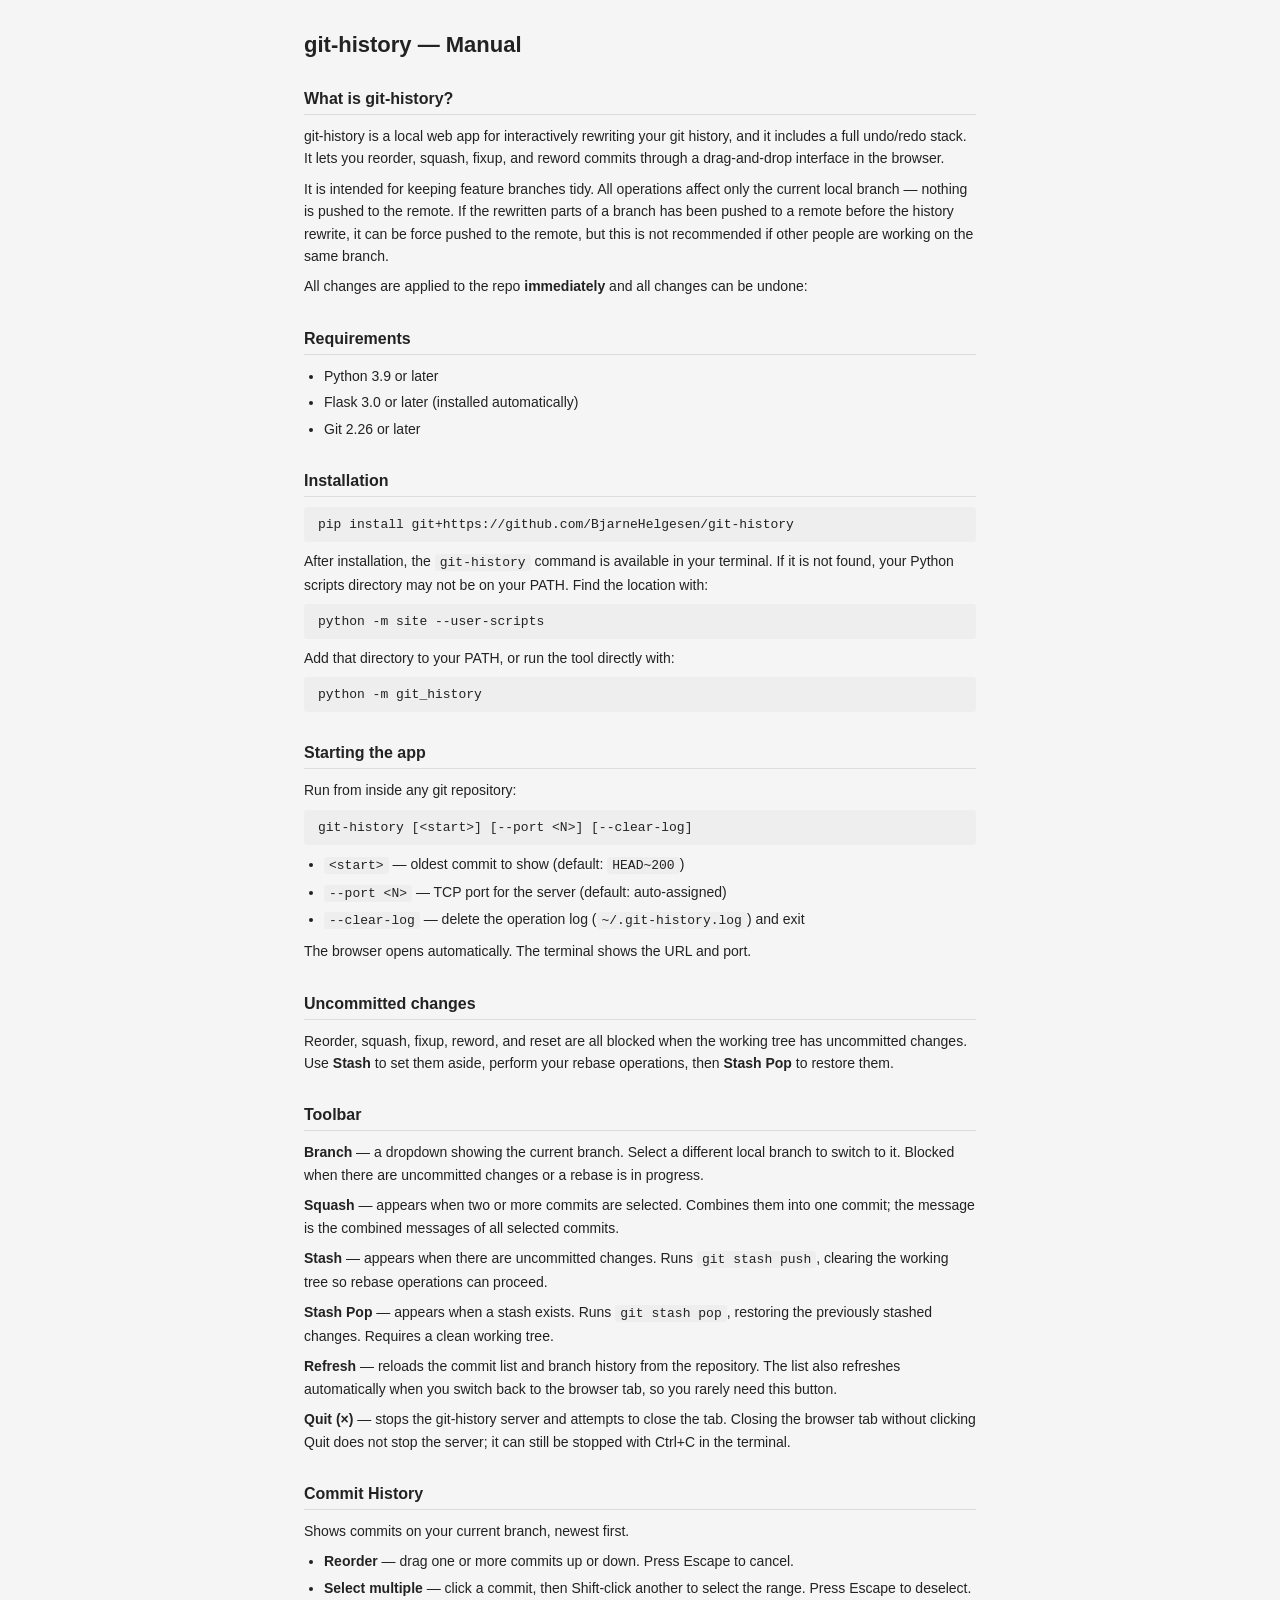
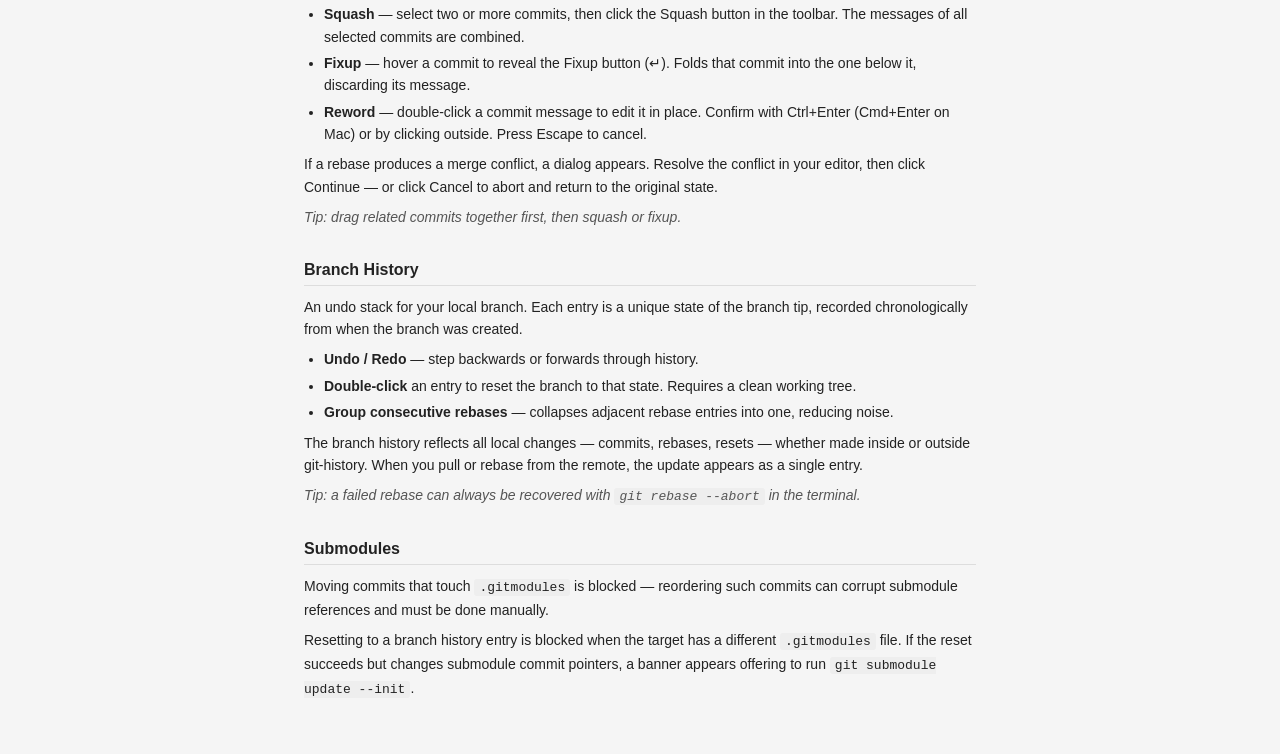
<file: git_history/static/manual.html>
<!DOCTYPE html>
<html lang="en">
<head>
<meta charset="utf-8">
<meta name="viewport" content="width=device-width, initial-scale=1">
<title>git-history — Manual</title>
<style>
* { box-sizing: border-box; margin: 0; padding: 0; }
body { font-family: -apple-system, BlinkMacSystemFont, "Segoe UI", Roboto, sans-serif; font-size: 14px; color: #222; background: #f5f5f5; }
.page { max-width: 720px; margin: 0 auto; padding: 32px 24px 64px; }
h1 { font-size: 22px; margin-bottom: 24px; }
h2 { font-size: 16px; margin: 32px 0 10px; border-bottom: 1px solid #ddd; padding-bottom: 6px; }
p { line-height: 1.6; margin-top: 8px; }
ul { margin: 8px 0 0 20px; }
li { line-height: 1.6; margin: 4px 0; }
code, pre { font-family: monospace; background: #eee; border-radius: 3px; }
code { padding: 1px 5px; font-size: 13px; }
pre { padding: 10px 14px; margin-top: 8px; overflow-x: auto; font-size: 13px; }
em { color: #555; }
strong { font-weight: 600; }
</style>
</head>
<body>
<div class="page">
  <h1>git-history — Manual</h1>

  <h2>What is git-history?</h2>
  <p>git-history is a local web app for interactively rewriting your git history, and it includes a full undo/redo stack. It lets you reorder, squash, fixup, and reword commits through a drag-and-drop interface in the browser.</p>
  <p>It is intended for keeping feature branches tidy. All operations affect only the current local branch — nothing is pushed to the remote. If the rewritten parts of a branch has been pushed to a remote before the history rewrite, 
    it can be force pushed to the remote, but this is not recommended if other people are working on the same branch.</p>
  <p>All changes are applied to the repo <strong> immediately </strong> and all changes can be undone:</p>


  <h2>Requirements</h2>
  <ul>
    <li>Python 3.9 or later</li>
    <li>Flask 3.0 or later (installed automatically)</li>
    <li>Git 2.26 or later</li>
  </ul>

  <h2>Installation</h2>
  <pre>pip install git+https://github.com/BjarneHelgesen/git-history</pre>
  <p>After installation, the <code>git-history</code> command is available in your terminal. If it is not found, your Python scripts directory may not be on your PATH. Find the location with:</p>
  <pre>python -m site --user-scripts</pre>
  <p>Add that directory to your PATH, or run the tool directly with:</p>
  <pre>python -m git_history</pre>

  <h2>Starting the app</h2>
  <p>Run from inside any git repository:</p>
  <pre>git-history [&lt;start&gt;] [--port &lt;N&gt;] [--clear-log]</pre>
  <ul>
    <li><code>&lt;start&gt;</code> — oldest commit to show (default: <code>HEAD~200</code>)</li>
    <li><code>--port &lt;N&gt;</code> — TCP port for the server (default: auto-assigned)</li>
    <li><code>--clear-log</code> — delete the operation log (<code>~/.git-history.log</code>) and exit</li>
  </ul>
  <p>The browser opens automatically. The terminal shows the URL and port.</p>

  <h2>Uncommitted changes</h2>
  <p>Reorder, squash, fixup, reword, and reset are all blocked when the working tree has uncommitted changes. Use <strong>Stash</strong> to set them aside, perform your rebase operations, then <strong>Stash Pop</strong> to restore them.</p>

  <h2>Toolbar</h2>
  <p><strong>Branch</strong> — a dropdown showing the current branch. Select a different local branch to switch to it. Blocked when there are uncommitted changes or a rebase is in progress.</p>
  <p><strong>Squash</strong> — appears when two or more commits are selected. Combines them into one commit; the message is the combined messages of all selected commits.</p>
  <p><strong>Stash</strong> — appears when there are uncommitted changes. Runs <code>git stash push</code>, clearing the working tree so rebase operations can proceed.</p>
  <p><strong>Stash Pop</strong> — appears when a stash exists. Runs <code>git stash pop</code>, restoring the previously stashed changes. Requires a clean working tree.</p>
  <p><strong>Refresh</strong> — reloads the commit list and branch history from the repository. The list also refreshes automatically when you switch back to the browser tab, so you rarely need this button.</p>
  <p><strong>Quit (×)</strong> — stops the git-history server and attempts to close the tab. Closing the browser tab without clicking Quit does not stop the server; it can still be stopped with Ctrl+C in the terminal.</p>

  <h2>Commit History</h2>
  <p>Shows commits on your current branch, newest first.</p>
  <ul>
    <li><strong>Reorder</strong> — drag one or more commits up or down. Press Escape to cancel.</li>
    <li><strong>Select multiple</strong> — click a commit, then Shift-click another to select the range. Press Escape to deselect.</li>
    <li><strong>Squash</strong> — select two or more commits, then click the Squash button in the toolbar. The messages of all selected commits are combined.</li>
    <li><strong>Fixup</strong> — hover a commit to reveal the Fixup button (↵). Folds that commit into the one below it, discarding its message.</li>
    <li><strong>Reword</strong> — double-click a commit message to edit it in place. Confirm with Ctrl+Enter (Cmd+Enter on Mac) or by clicking outside. Press Escape to cancel.</li>
  </ul>
  <p>If a rebase produces a merge conflict, a dialog appears. Resolve the conflict in your editor, then click Continue — or click Cancel to abort and return to the original state.</p>
  <p><em>Tip: drag related commits together first, then squash or fixup.</em></p>

  <h2>Branch History</h2>
  <p>An undo stack for your local branch. Each entry is a unique state of the branch tip, recorded chronologically from when the branch was created.</p>
  <ul>
    <li><strong>Undo / Redo</strong> — step backwards or forwards through history.</li>
    <li><strong>Double-click</strong> an entry to reset the branch to that state. Requires a clean working tree.</li>
    <li><strong>Group consecutive rebases</strong> — collapses adjacent rebase entries into one, reducing noise.</li>
  </ul>
  <p>The branch history reflects all local changes — commits, rebases, resets — whether made inside or outside git-history. When you pull or rebase from the remote, the update appears as a single entry.</p>
  <p><em>Tip: a failed rebase can always be recovered with <code>git rebase --abort</code> in the terminal.</em></p>

  <h2>Submodules</h2>
  <p>Moving commits that touch <code>.gitmodules</code> is blocked — reordering such commits can corrupt submodule references and must be done manually.</p>
  <p>Resetting to a branch history entry is blocked when the target has a different <code>.gitmodules</code> file. If the reset succeeds but changes submodule commit pointers, a banner appears offering to run <code>git submodule update --init</code>.</p>
</div>
</body>
</html>
</file>
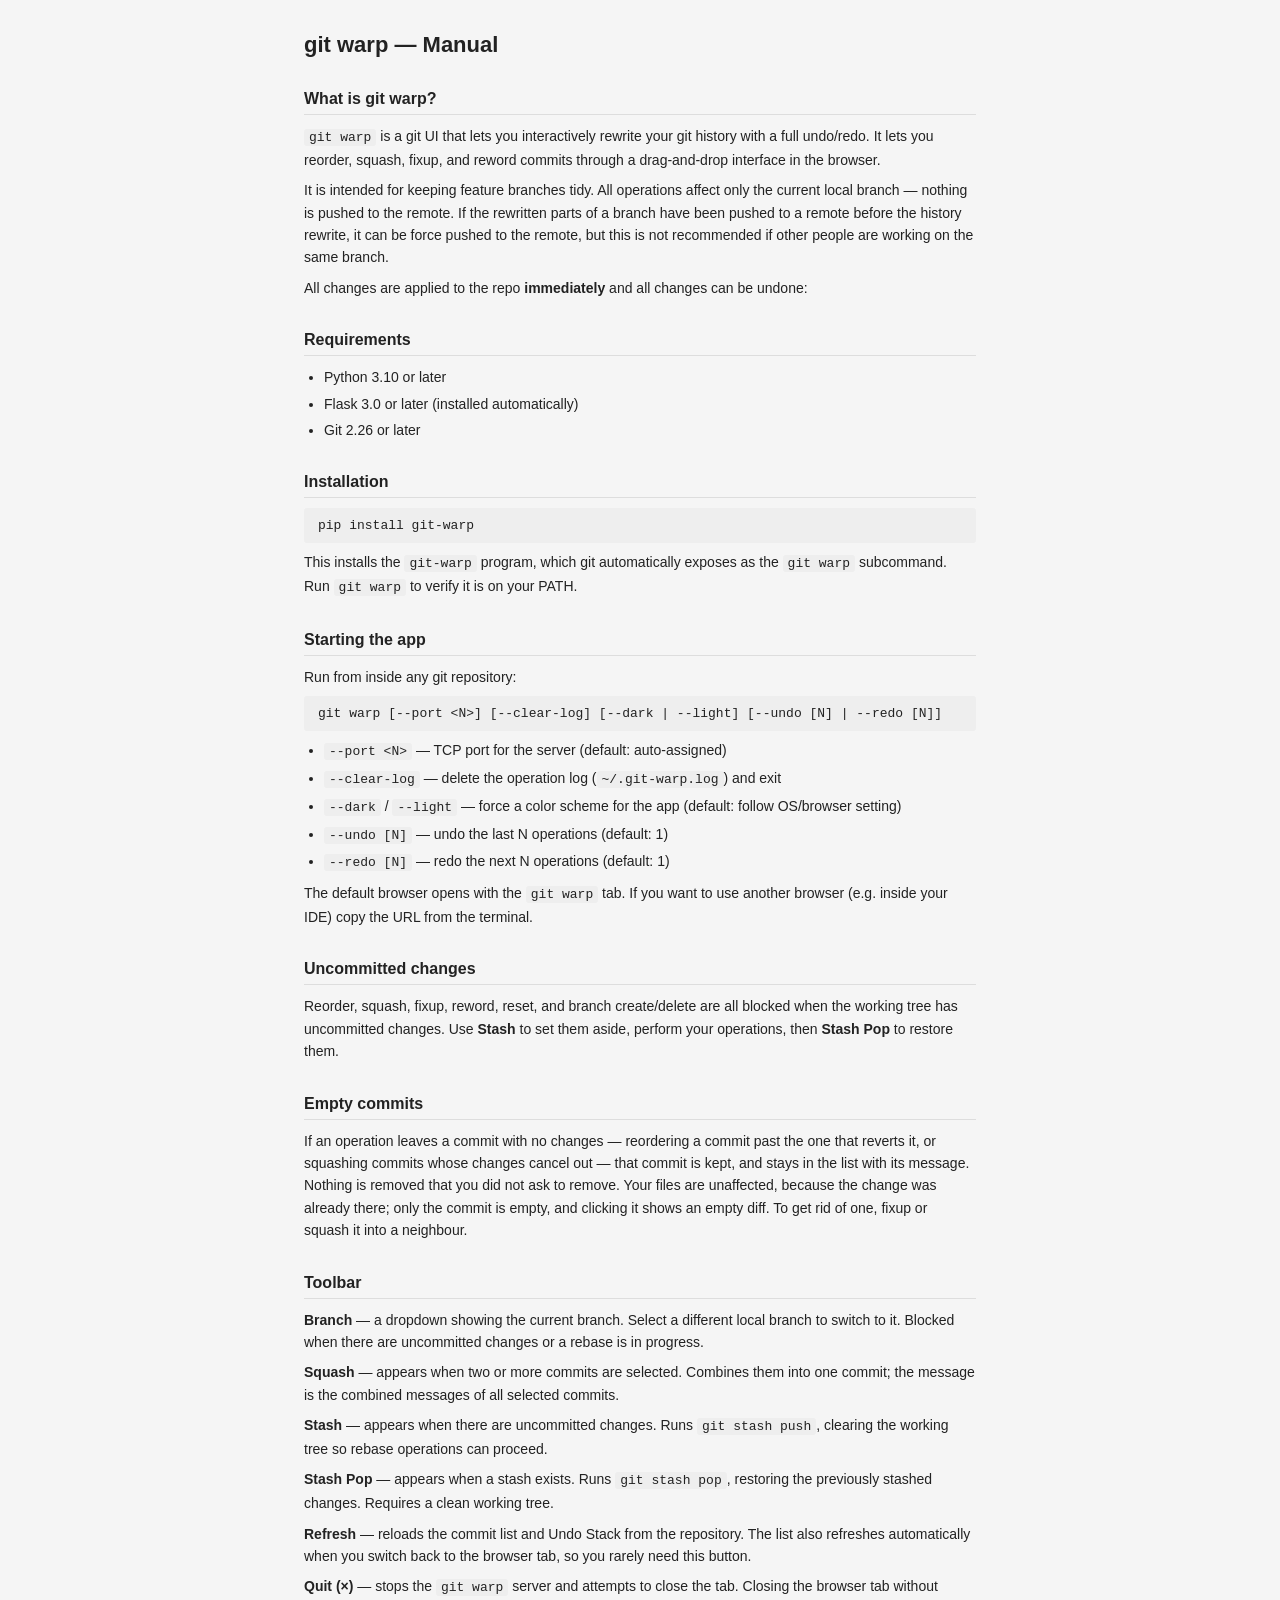
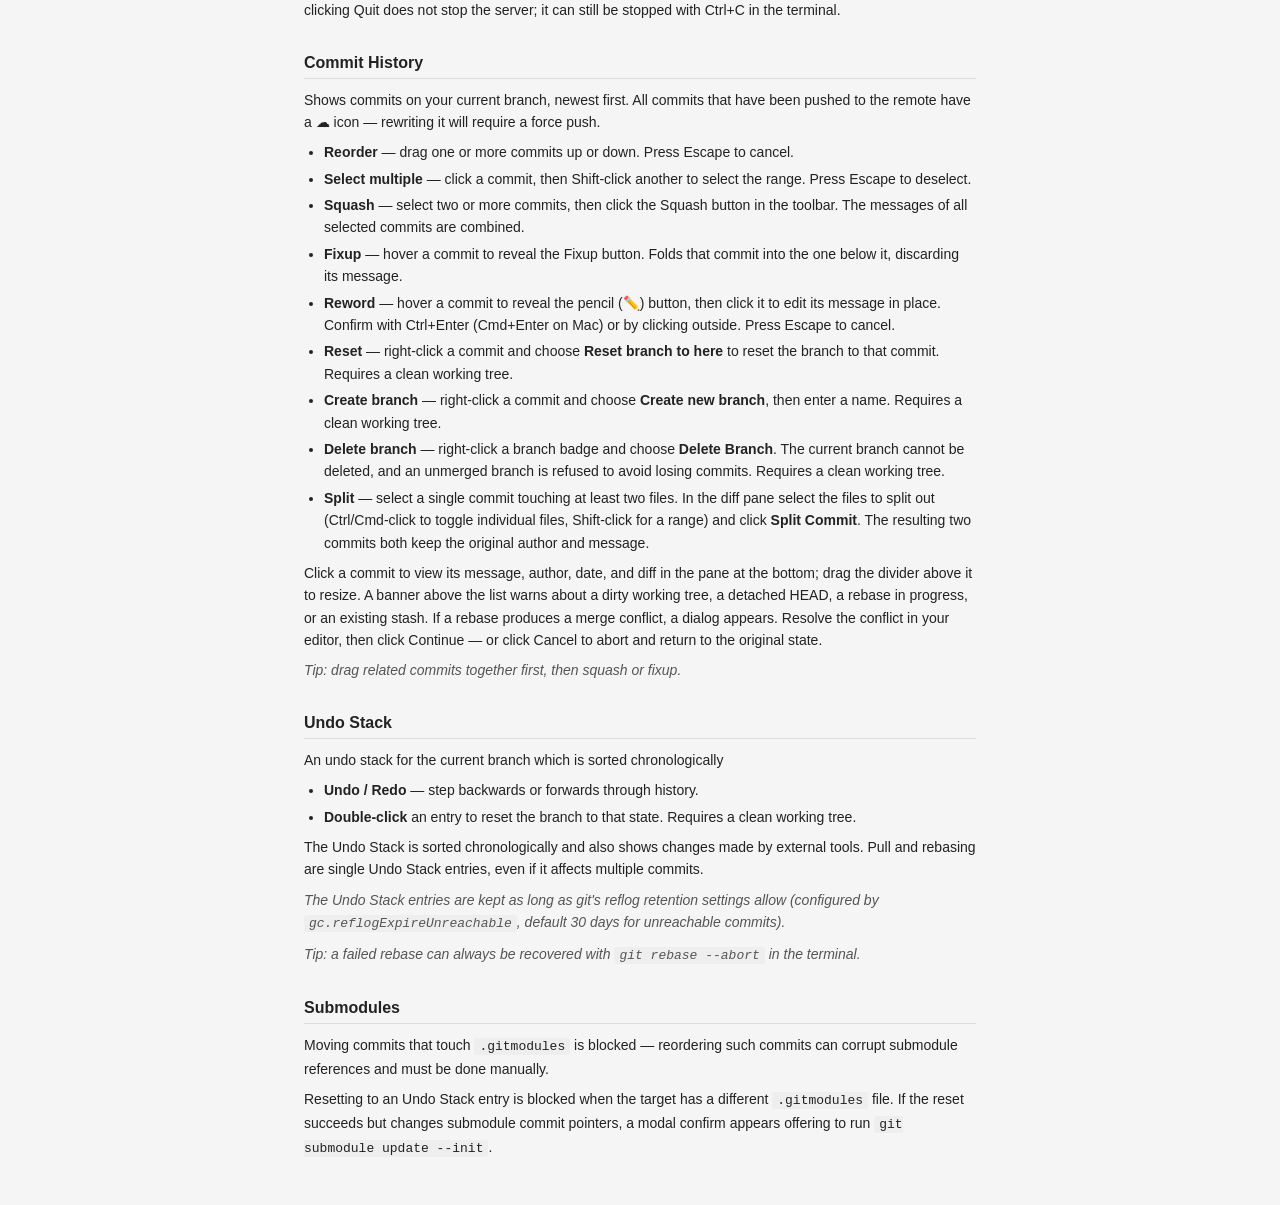
<file: git_warp/static/manual.html>
<!DOCTYPE html>
<html lang="en">
<head>
<meta charset="utf-8">
<meta name="viewport" content="width=device-width, initial-scale=1">
<title>git warp — Manual</title>
<style>
* { box-sizing: border-box; margin: 0; padding: 0; }
body { font-family: -apple-system, BlinkMacSystemFont, "Segoe UI", Roboto, sans-serif; font-size: 14px; color: #222; background: #f5f5f5; }
.page { max-width: 720px; margin: 0 auto; padding: 32px 24px 64px; }
h1 { font-size: 22px; margin-bottom: 24px; }
h2 { font-size: 16px; margin: 32px 0 10px; border-bottom: 1px solid #ddd; padding-bottom: 6px; }
p { line-height: 1.6; margin-top: 8px; }
ul { margin: 8px 0 0 20px; }
li { line-height: 1.6; margin: 4px 0; }
code, pre { font-family: monospace; background: #eee; border-radius: 3px; }
code { padding: 1px 5px; font-size: 13px; }
pre { padding: 10px 14px; margin-top: 8px; overflow-x: auto; font-size: 13px; }
em { color: #555; }
strong { font-weight: 600; }
@media (prefers-color-scheme: dark) {
  body { color: #d4d4d4; background: #1e1e1e; }
  h2 { border-bottom-color: #444; }
  code, pre { background: #333; }
  em { color: #aaa; }
}
</style>
</head>
<body>
<div class="page">
  <h1>git warp — Manual</h1>

  <h2>What is git warp?</h2>
  <p><code>git warp</code> is a git UI that lets you interactively rewrite your git history with a full undo/redo. It lets you reorder, squash, fixup, and reword commits through a drag-and-drop interface in the browser.</p>
  <p>It is intended for keeping feature branches tidy. All operations affect only the current local branch — nothing is pushed to the remote. If the rewritten parts of a branch have been pushed to a remote before the history rewrite, 
    it can be force pushed to the remote, but this is not recommended if other people are working on the same branch.</p>
  <p>All changes are applied to the repo <strong> immediately </strong> and all changes can be undone:</p>


  <h2>Requirements</h2>
  <ul>
    <li>Python 3.10 or later</li>
    <li>Flask 3.0 or later (installed automatically)</li>
    <li>Git 2.26 or later</li>
  </ul>

  <h2>Installation</h2>
  <pre>pip install git-warp</pre>
  <p>This installs the <code>git-warp</code> program, which git automatically exposes as the <code>git warp</code> subcommand. Run <code>git warp</code> to verify it is on your PATH.</p>

  <h2>Starting the app</h2>
  <p>Run from inside any git repository:</p>
  <pre>git warp [--port &lt;N&gt;] [--clear-log] [--dark | --light] [--undo [N] | --redo [N]]</pre>
  <ul>
    <li><code>--port &lt;N&gt;</code> — TCP port for the server (default: auto-assigned)</li>
    <li><code>--clear-log</code> — delete the operation log (<code>~/.git-warp.log</code>) and exit</li>
    <li><code>--dark</code> / <code>--light</code> — force a color scheme for the app (default: follow OS/browser setting)</li>
    <li><code>--undo [N]</code> — undo the last N operations (default: 1)</li>
    <li><code>--redo [N]</code> — redo the next N operations (default: 1)</li>
  </ul>
  <p>The default browser opens with the <code>git warp</code> tab. If you want to use another browser (e.g. inside your IDE) copy the URL from the terminal.</p>

  <h2>Uncommitted changes</h2>
  <p>Reorder, squash, fixup, reword, reset, and branch create/delete are all blocked when the working tree has uncommitted changes. Use <strong>Stash</strong> to set them aside, perform your operations, then <strong>Stash Pop</strong> to restore them.</p>

  <h2>Empty commits</h2>
  <p>If an operation leaves a commit with no changes — reordering a commit past the one that reverts it, or squashing commits whose changes cancel out — that commit is kept, and stays in the list with its message. Nothing is removed that you did not ask to remove. Your files are unaffected, because the change was already there; only the commit is empty, and clicking it shows an empty diff. To get rid of one, fixup or squash it into a neighbour.</p>

  <h2>Toolbar</h2>
  <p><strong>Branch</strong> — a dropdown showing the current branch. Select a different local branch to switch to it. Blocked when there are uncommitted changes or a rebase is in progress.</p>
  <p><strong>Squash</strong> — appears when two or more commits are selected. Combines them into one commit; the message is the combined messages of all selected commits.</p>
  <p><strong>Stash</strong> — appears when there are uncommitted changes. Runs <code>git stash push</code>, clearing the working tree so rebase operations can proceed.</p>
  <p><strong>Stash Pop</strong> — appears when a stash exists. Runs <code>git stash pop</code>, restoring the previously stashed changes. Requires a clean working tree.</p>
  <p><strong>Refresh</strong> — reloads the commit list and Undo Stack from the repository. The list also refreshes automatically when you switch back to the browser tab, so you rarely need this button.</p>
  <p><strong>Quit (×)</strong> — stops the <code>git warp</code> server and attempts to close the tab. Closing the browser tab without clicking Quit does not stop the server; it can still be stopped with Ctrl+C in the terminal.</p>

  <h2>Commit History</h2>
  <p>Shows commits on your current branch, newest first. All commits that have been pushed to the remote have a ☁ icon — rewriting it will require a force push. </p>
  <ul>
    <li><strong>Reorder</strong> — drag one or more commits up or down. Press Escape to cancel.</li>
    <li><strong>Select multiple</strong> — click a commit, then Shift-click another to select the range. Press Escape to deselect.</li>
    <li><strong>Squash</strong> — select two or more commits, then click the Squash button in the toolbar. The messages of all selected commits are combined.</li>
    <li><strong>Fixup</strong> — hover a commit to reveal the Fixup button. Folds that commit into the one below it, discarding its message.</li>
    <li><strong>Reword</strong> — hover a commit to reveal the pencil (✏️) button, then click it to edit its message in place. Confirm with Ctrl+Enter (Cmd+Enter on Mac) or by clicking outside. Press Escape to cancel.</li>
    <li><strong>Reset</strong> — right-click a commit and choose <strong>Reset branch to here</strong> to reset the branch to that commit. Requires a clean working tree.</li>
    <li><strong>Create branch</strong> — right-click a commit and choose <strong>Create new branch</strong>, then enter a name. Requires a clean working tree.</li>
    <li><strong>Delete branch</strong> — right-click a branch badge and choose <strong>Delete Branch</strong>. The current branch cannot be deleted, and an unmerged branch is refused to avoid losing commits. Requires a clean working tree.</li>
    <li><strong>Split</strong> — select a single commit touching at least two files. In the diff pane select the files to split out (Ctrl/Cmd-click to toggle individual files, Shift-click for a range) and click <strong>Split Commit</strong>. The resulting two commits both keep the original author and message.</li>
  </ul>
  <p>Click a commit to view its message, author, date, and diff in the pane at the bottom; drag the divider above it to resize. A banner above the list warns about a dirty working tree, a detached HEAD, a rebase in progress, or an existing stash. If a rebase produces a merge conflict, a dialog appears. Resolve the conflict in your editor, then click Continue — or click Cancel to abort and return to the original state.</p>
  <p><em>Tip: drag related commits together first, then squash or fixup.</em></p>

  <h2>Undo Stack</h2>
  <p>An undo stack for the current branch which is sorted chronologically</p>
  <ul>
    <li><strong>Undo / Redo</strong> — step backwards or forwards through history.</li>
    <li><strong>Double-click</strong> an entry to reset the branch to that state. Requires a clean working tree.</li>
  </ul>
  <p>The Undo Stack is sorted chronologically and also shows changes made by external tools. Pull and rebasing are single Undo Stack entries, even if it affects multiple commits.</p>
  <p><em>The Undo Stack entries are kept as long as git's reflog retention settings allow (configured by <code>gc.reflogExpireUnreachable</code>, default 30 days for unreachable commits). </em></p>
  <p><em>Tip: a failed rebase can always be recovered with <code>git rebase --abort</code> in the terminal.</em></p>

  <h2>Submodules</h2>
  <p>Moving commits that touch <code>.gitmodules</code> is blocked — reordering such commits can corrupt submodule references and must be done manually.</p>
  <p>Resetting to an Undo Stack entry is blocked when the target has a different <code>.gitmodules</code> file. If the reset succeeds but changes submodule commit pointers, a modal confirm appears offering to run <code>git submodule update --init</code>.</p>
</div>
</body>
</html>
</file>
